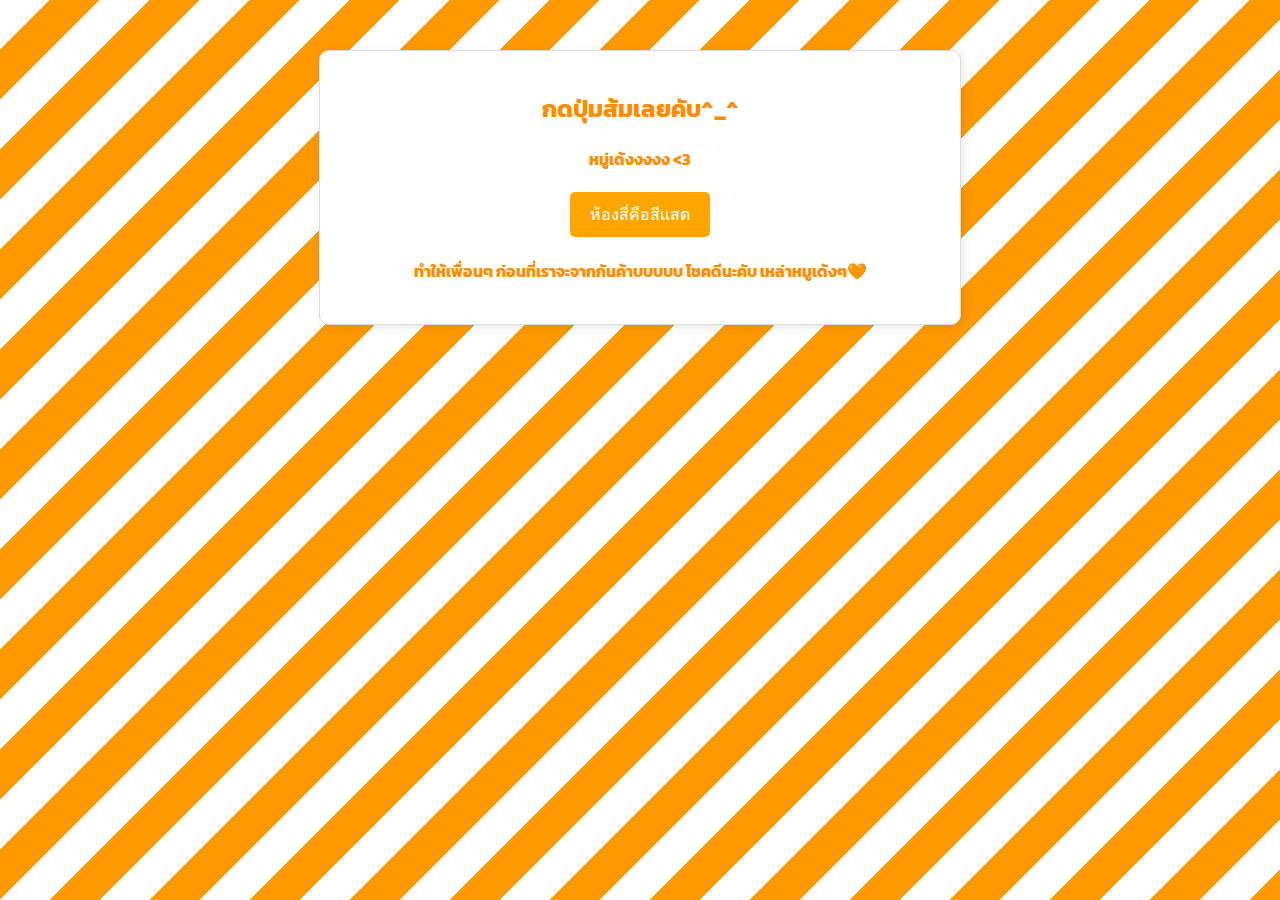
<file: index.html>
<!DOCTYPE html>
<html lang="en">
    <meta charset="UTF-8">
    <meta name="viewport" content="width=device-width, initial-scale=1.0">
    <title>วันปัจฉิม</title>
    
    <link rel="stylesheet" href="main.css">

    <style>
        body { font-family: Arial, sans-serif; text-align: center; margin: 50px; }
        .container { max-width: 600px; margin: auto; padding: 20px; border: 1px solid #ddd; border-radius: 10px; box-shadow: 2px 2px 10px rgba(0,0,0,0.1); }
        img { width: 100%; border-radius: 10px; }
        </style>

<head>
    <link href="https://fonts.googleapis.com/css2?family=Kanit:ital,wght@0,100;0,200;0,300;0,400;0,500;0,600;0,700;0,800;0,900;1,100;1,200;1,300;1,400;1,500;1,600;1,700;1,800;1,900&family=Noto+Sans+Thai:wght@100..900&display=swap" rel="stylesheet">
</head>
<body>
    <div class="container">
        <h2>กดปุ่มส้มเลยคับ^_^</h2>
        <h4>หมู่เด้งงงงง <3</h4>
        <button id="start">ห้องสี่คือสีแสด</button>
        <h4>ทำให้เพื่อนๆ ก่อนที่เราจะจากกันค้าบบบบบ โชคดีนะคับ เหล่าหมูเด้งๆ🧡 </h4>
    </div>    
    

    <script src="script.js"></script>  
</body>
</html>
</file>
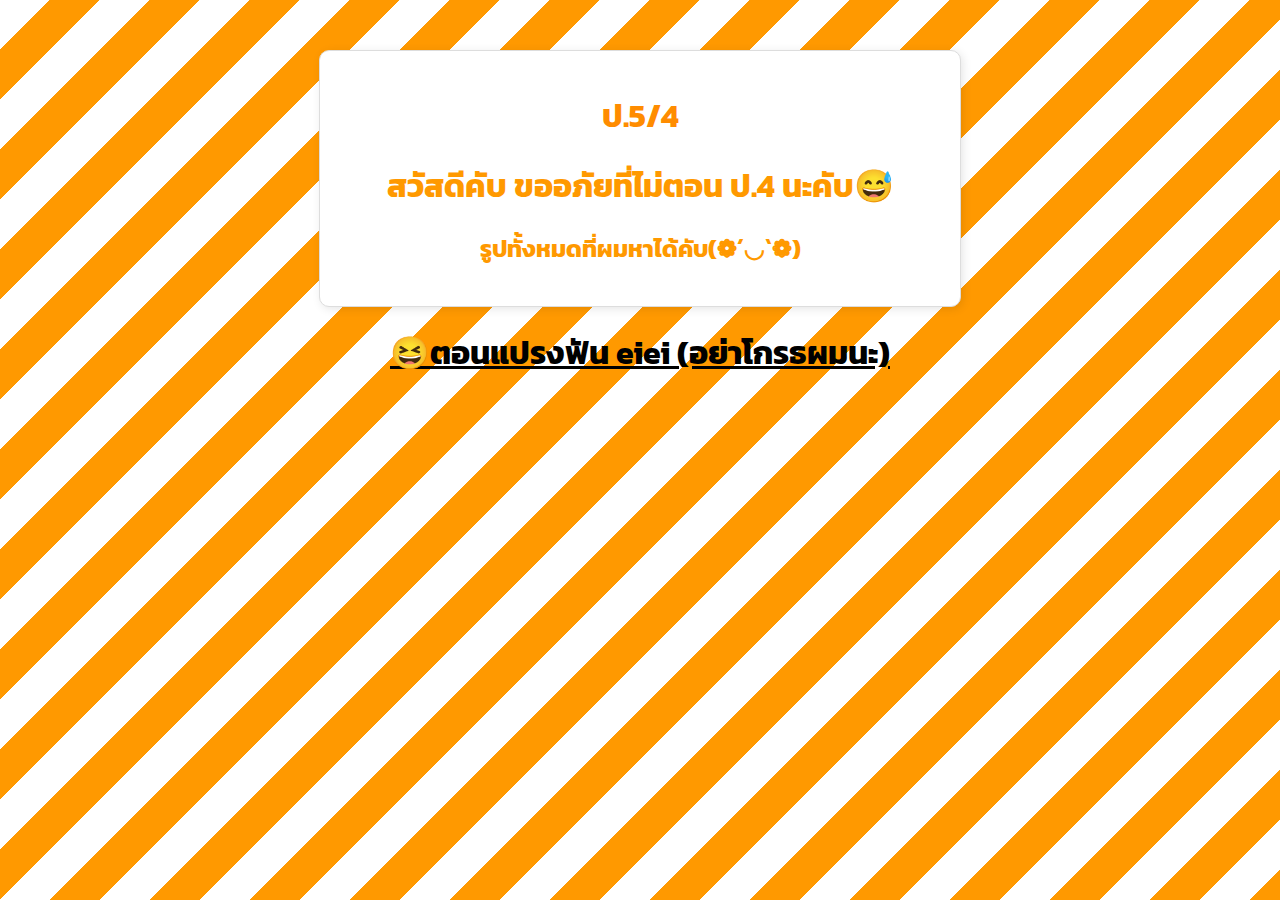
<file: about.html>
<!DOCTYPE html>
<html lang="en">
<head>
    <meta charset="UTF-8">
    <meta name="viewport" content="width=device-width, initial-scale=1.0">
    <title>ตอนป.5/4</title>
    
    <link rel="stylesheet" href="about.css">

    <style>
        body { font-family: Arial, sans-serif; text-align: center; margin: 50px; }
        .container { max-width: 600px; margin: auto; padding: 20px; border: 1px solid #ddd; border-radius: 10px; box-shadow: 2px 2px 10px rgba(0,0,0,0.1); }
        img { width: 100%; border-radius: 10px; }
        </style>  

<head>
    <link href="https://fonts.googleapis.com/css2?family=Kanit:ital,wght@0,100;0,200;0,300;0,400;0,500;0,600;0,700;0,800;0,900;1,100;1,200;1,300;1,400;1,500;1,600;1,700;1,800;1,900&family=Noto+Sans+Thai:wght@100..900&display=swap" rel="stylesheet">
</head>
<body>
    <div class="container">
        <h1 style="color: #ff8c00;">  ป.5/4</h1>
        <h1>สวัสดีคับ ขออภัยที่ไม่ตอน ป.4 นะคับ😅</h1>
        <h2>รูปทั้งหมดที่ผมหาได้คับ(❁´◡`❁)</h2>
    </div>

    <head>
        <link href="https://fonts.googleapis.com/css2?family=Kanit:ital,wght@0,100;0,200;0,300;0,400;0,500;0,600;0,700;0,800;0,900;1,100;1,200;1,300;1,400;1,500;1,600;1,700;1,800;1,900&family=Noto+Sans+Thai:wght@100..900&display=swap" rel="stylesheet">
    </head>
<body>
    <h1 style="color: #000000;"><u>😆ตอนแปรงฟัน eiei (อย่าโกรธผมนะ)</u></h1>
  
</body>
</html>
</file>
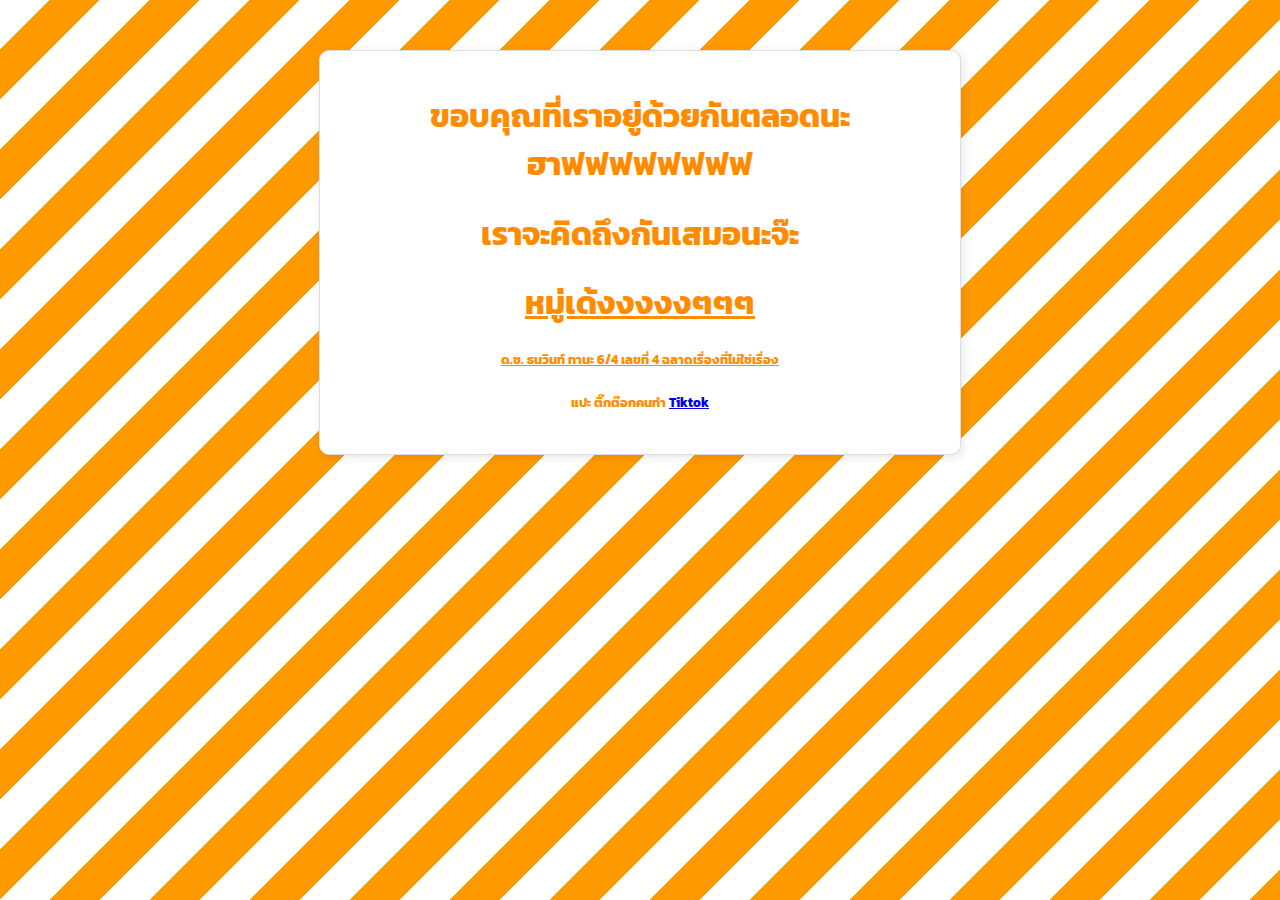
<file: end.html>
<!DOCTYPE html>
<html lang="en">
<head>
    <meta charset="UTF-8">
    <meta name="viewport" content="width=device-width, initial-scale=1.0">
    <title>ขอบคุณ</title>

    <link rel="stylesheet" href="end.css">

    <style>
        body { font-family: Arial, sans-serif; text-align: center; margin: 50px; }
        .container { max-width: 600px; margin: auto; padding: 20px; border: 1px solid #ddd; border-radius: 10px; box-shadow: 2px 2px 10px rgba(0,0,0,0.1); }
        img { width: 100%; border-radius: 10px; }
        </style>

<head>
    <link href="https://fonts.googleapis.com/css2?family=Kanit:ital,wght@0,100;0,200;0,300;0,400;0,500;0,600;0,700;0,800;0,900;1,100;1,200;1,300;1,400;1,500;1,600;1,700;1,800;1,900&family=Noto+Sans+Thai:wght@100..900&display=swap" rel="stylesheet">
</head>
<body>
    <div class="container">
        <h1>ขอบคุณที่เราอยู่ด้วยกันตลอดนะฮาฟฟฟฟฟฟฟฟ</h1>
        <h1>เราจะคิดถึงกันเสมอนะจ๊ะ</h1>
        <h1><u>หมู่เด้งงงงงๆๆๆ</u></h1>
        <h5><u>ด.ช. ธนวินท์ ทานะ 6/4 เลขที่ 4 ฉลาดเรื่องที่ไม่ใช่เรื่อง</u></h5>

        <h5>แปะ ติ๊กต๊อกคนทำ
            <a href="https://www.tiktok.com/@.after233?is_from_webapp=1&sender_device=pc&web_id694682e-3b3b-4b7b-8b7b-3b3b4b7b8b7b">Tiktok</a>
            
        </h5>

   
    </div>    
    
</body>
</html>
</file>
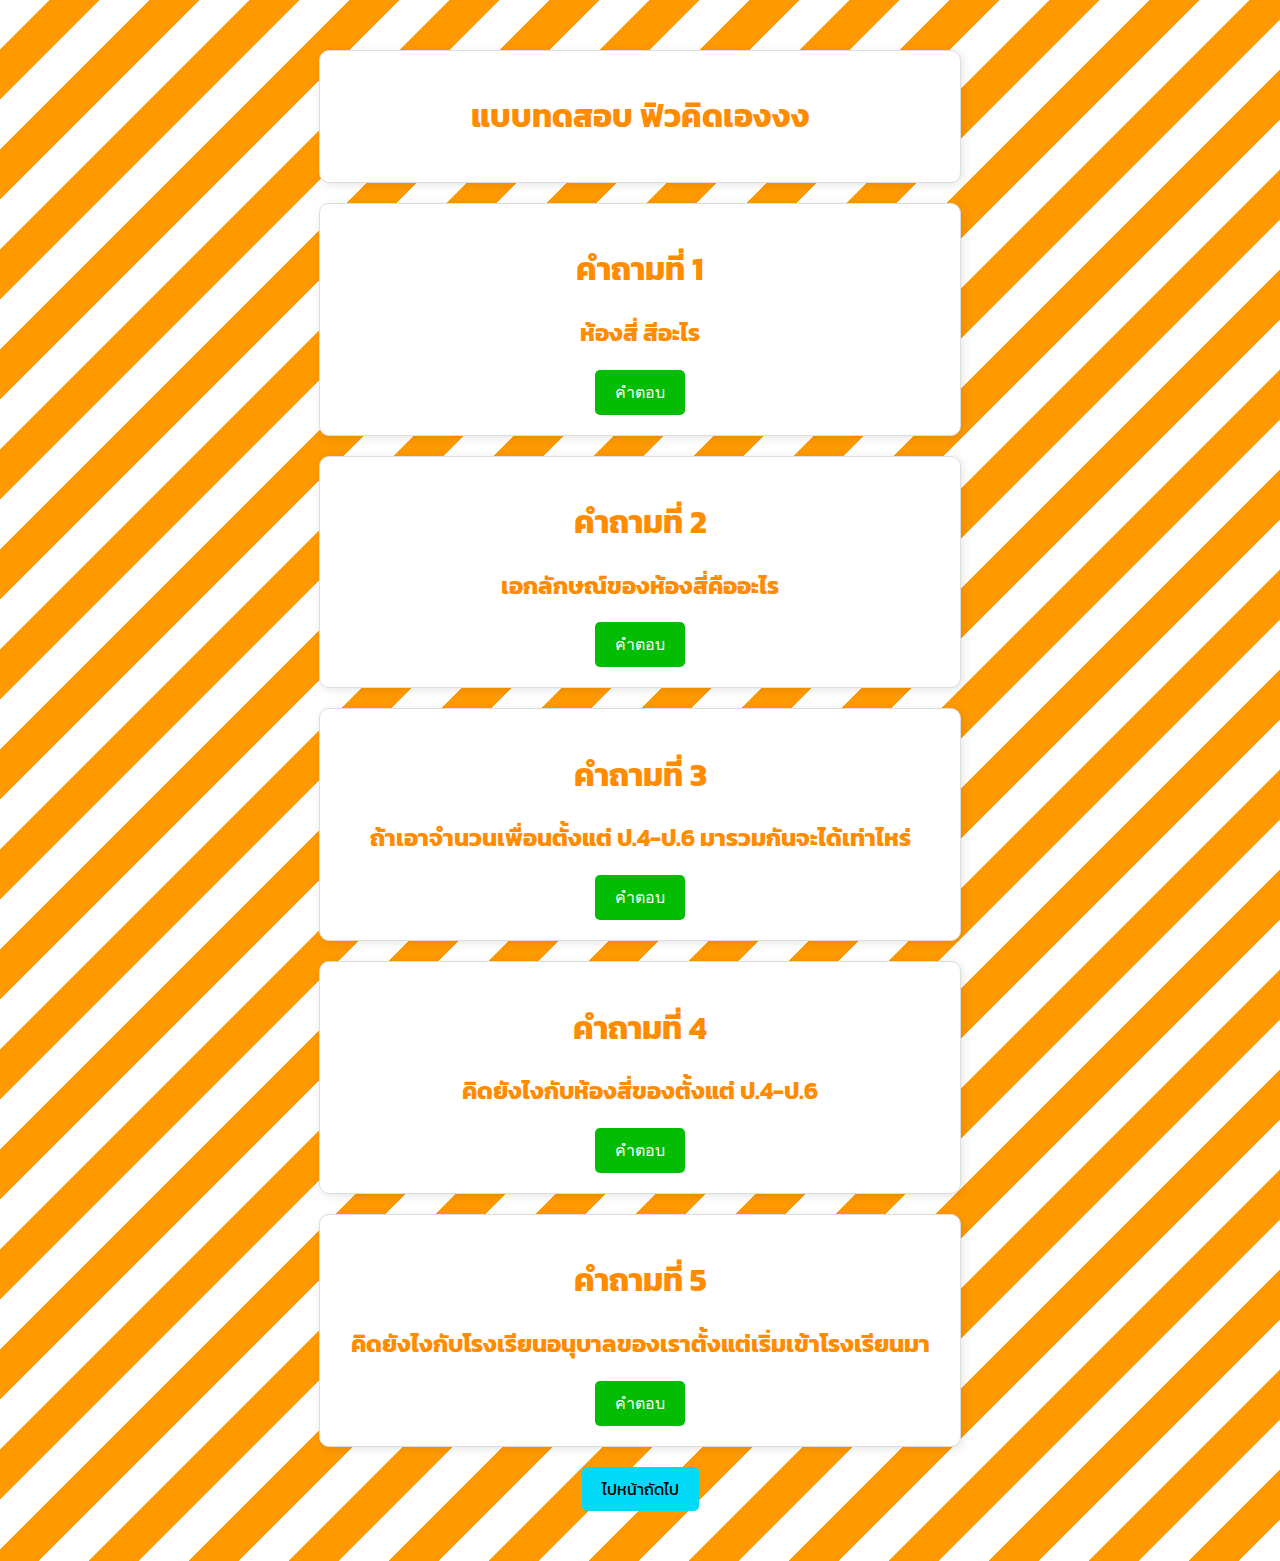
<file: test.html>
<!DOCTYPE html>
<html lang="en">

    <meta charset="UTF-8">
    <meta name="viewport" content="width=device-width, initial-scale=1.0">
    <title>ทดสอบ</title>
    <link rel="stylesheet" href="test.css">
    <script src="test.js"></script>


<style>
        /* ตกแต่งช่องใส่ข้อความ */
        input[type="text"] {
            width: 85%; /* ขยายให้กว้างเต็มพื้นที่ */
            padding: 10px; /* เพิ่มระยะห่างภายใน */
            font-size: 16px; /* ขนาดตัวอักษร */
            border-radius: 10px; /* มุมโค้ง */
            border: 2px solid #3498db; /* กำหนดสีขอบ */
            outline: none; /* ลบเส้นขอบเมื่อคลิก */
            transition: border-color 0.3s; /* เพิ่มเอฟเฟกต์เมื่อโฟกัส */
        }

        /* เมื่อช่องใส่ข้อความได้รับการโฟกัส */
        input[type="text"]:focus {
            border-color: #2ecc71; /* เปลี่ยนสีขอบเมื่อโฟกัส */
        }

        /* ตกแต่ง placeholder */
        input[type="text"]::placeholder {
            color: #888; /* สีของข้อความ placeholder */
            font-style: italic; /* ทำให้ข้อความ placeholder เอียง */
        }
    </style>

<style>
    .input-box {
        margin-top: 10px;
    }
</style>

    <style>
        body { font-family: Arial, sans-serif; text-align: center; margin: 50px; }
        .container { max-width: 600px; margin: auto; padding: 20px; border: 1px solid #ddd; border-radius: 10px; box-shadow: 2px 2px 10px rgba(0,0,0,0.1);
        margin-bottom: 20px; }
        img { width: 100%; border-radius: 10px; }
        </style>

<style>
    body { font-family: Arial, sans-serif; text-align: center; margin: 50px; }
    .container2 { max-width: 600px; margin: auto; padding: 20px; border: 1px solid #ddd; border-radius: 10px; box-shadow: 2px 2px 10px rgba(0,0,0,0.1);
    margin-bottom: 20px; }
    img { width: 100%; border-radius: 10px; }
    </style>

<style>
    body { font-family: Arial, sans-serif; text-align: center; margin: 50px; }
    .container3 { max-width: 600px; margin: auto; padding: 20px; border: 1px solid #ddd; border-radius: 10px; box-shadow: 2px 2px 10px rgba(0,0,0,0.1);
    margin-bottom: 20px; }
    img { width: 100%; border-radius: 10px; }
    </style>

<style>
    body { font-family: Arial, sans-serif; text-align: center; margin: 50px; }
    .container4 { max-width: 600px; margin: auto; padding: 20px; border: 1px solid #ddd; border-radius: 10px; box-shadow: 2px 2px 10px rgba(0,0,0,0.1);
    margin-bottom: 20px; }
    img { width: 100%; border-radius: 10px; }
    </style>
    <style>
        body { font-family: Arial, sans-serif; text-align: center; margin: 50px; }
        .container5 { max-width: 600px; margin: auto; padding: 20px; border: 1px solid #ddd; border-radius: 10px; box-shadow: 2px 2px 10px rgba(0,0,0,0.1);
        margin-bottom: 20px; }
        img { width: 100%; border-radius: 10px; }
        </style>
        
        
        
  



  <head>
    <link href="https://fonts.googleapis.com/css2?family=Kanit:ital,wght@0,100;0,200;0,300;0,400;0,500;0,600;0,700;0,800;0,900;1,100;1,200;1,300;1,400;1,500;1,600;1,700;1,800;1,900&family=Noto+Sans+Thai:wght@100..900&display=swap" rel="stylesheet">
</head>
<body>
    <div class="container">
        <h1>แบบทดสอบ ฟิวคิดเองงง</h1>
    </div>
    
    <div class="container">
        <h1>คำถามที่ 1</h1>

        <h2>ห้องสี่ สีอะไร</h2>
    <button id="answer" onclick="addInput()">คำตอบ</button>
    
    <div id="input-container"></div>


<script>
    function addInput() {
        // สร้าง input element
        var newInput = document.createElement("input");
        newInput.type = "text";
        newInput.placeholder = "ใส่คำตอบ";

        // หาตำแหน่งของ div ที่จะใส่ input
        var container = document.getElementById("input-container");

        // เพิ่ม input เข้าไปใน div
        container.appendChild(newInput);
        document.getElementById("answer").style.display = "none";

    }
</script>
</div>

<div class="container2">
    <h1>คำถามที่ 2</h1>

    <h2>เอกลักษณ์ของห้องสี่คืออะไร</h2>
<button id="answer2" onclick="addInput2()">คำตอบ</button>

<div id="input-container2"></div>

<script>
    
    function addInput2() {
        // สร้าง input element
        var newInput2 = document.createElement("input");
        newInput2.type = "text";
        newInput2.placeholder = "ใส่คำตอบ";

        // หาตำแหน่งของ div ที่จะใส่ input
        var container2 = document.getElementById("input-container2");

        // เพิ่ม input เข้าไปใน div
        container2.appendChild(newInput2);
        document.getElementById("answer2").style.display = "none";

    }
</script>
</div>

<div class="container3">
    <h1>คำถามที่ 3</h1>

    <h2>ถ้าเอาจำนวนเพื่อนตั้งแต่ ป.4-ป.6 มารวมกันจะได้เท่าไหร่</h2>
<button id="answer3" onclick="addInput3()">คำตอบ</button>

<div id="input-container3"></div>

<script>
    
    function addInput3() {
        // สร้าง input element
        var newInput3 = document.createElement("input");
        newInput3.type = "text";
        newInput3.placeholder = "ใส่คำตอบ";

        // หาตำแหน่งของ div ที่จะใส่ input
        var container3 = document.getElementById("input-container3");

        // เพิ่ม input เข้าไปใน div
        container3.appendChild(newInput3);
        document.getElementById("answer3").style.display = "none";

    }
</script>
</div>

<div class="container4">
    <h1>คำถามที่ 4</h1>

    <h2>คิดยังไงกับห้องสี่ของตั้งแต่ ป.4-ป.6</h2>
<button id="answer4" onclick="addInput4()">คำตอบ</button>

<div id="input-container4"></div>

<script>
    
    function addInput4() {
        // สร้าง input element
        var newInput4 = document.createElement("input");
        newInput4.type = "text";
        newInput4.placeholder = "ใส่คำตอบ";

        // หาตำแหน่งของ div ที่จะใส่ input
        var container4 = document.getElementById("input-container4");

        // เพิ่ม input เข้าไปใน div
        container4.appendChild(newInput4);
        document.getElementById("answer4").style.display = "none";

    }
</script>
</div>

<div class="container5">
    <h1>คำถามที่ 5</h1>

    <h2>คิดยังไงกับโรงเรียนอนุบาลของเราตั้งแต่เริ่มเข้าโรงเรียนมา</h2>
<button id="answer5" onclick="addInput5()">คำตอบ</button>

<div id="input-container5"></div>

<script>
    
    function addInput5() {
        // สร้าง input element
        var newInput5 = document.createElement("input");
        newInput5.type = "text";
        newInput5.placeholder = "ใส่คำตอบ";

        // หาตำแหน่งของ div ที่จะใส่ input
        var container5 = document.getElementById("input-container5");

        // เพิ่ม input เข้าไปใน div
        container5.appendChild(newInput5);
        document.getElementById("answer5").style.display = "none";

    }
</script>
</div>

<head>
    <link href="https://fonts.googleapis.com/css2?family=Kanit:ital,wght@0,100;0,200;0,300;0,400;0,500;0,600;0,700;0,800;0,900;1,100;1,200;1,300;1,400;1,500;1,600;1,700;1,800;1,900&family=Noto+Sans+Thai:wght@100..900&display=swap" rel="stylesheet">
</head>
<body>

<button id="send" onclick="window.location.href='end.html'">ไปหน้าถัดไป</button>


</body>
</html>
</file>
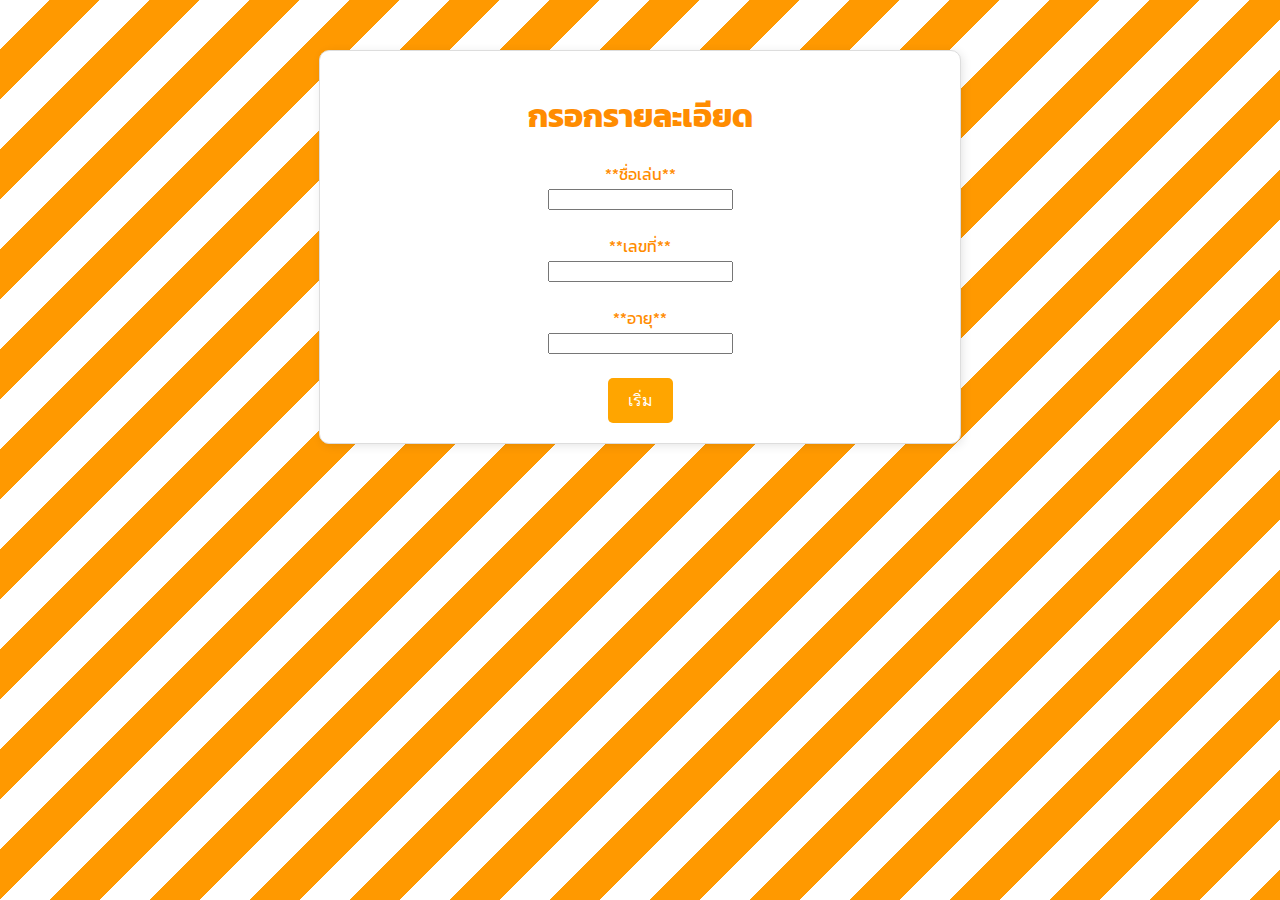
<file: yourself.html>
<!DOCTYPE html>
<html lang="en">
<head>
    <meta charset="UTF-8">
    <meta name="viewport" content="width=device-width, initial-scale=1.0">
    <title>กรอกรายละเอียด</title>
    <link rel="stylesheet" href="yourself.css">

    
    

    <style>
        body { font-family: Arial, sans-serif; text-align: center; margin: 50px; }
        .container { max-width: 600px; margin: auto; padding: 20px; border: 1px solid #ddd; border-radius: 10px; box-shadow: 2px 2px 10px rgba(0,0,0,0.1); }
        img { width: 100%; border-radius: 10px; }
        </style>

<head>
    <link href="https://fonts.googleapis.com/css2?family=Kanit:ital,wght@0,100;0,200;0,300;0,400;0,500;0,600;0,700;0,800;0,900;1,100;1,200;1,300;1,400;1,500;1,600;1,700;1,800;1,900&family=Noto+Sans+Thai:wght@100..900&display=swap" rel="stylesheet">
</head>
<body>
    <div class="container">
        <h1>กรอกรายละเอียด</h1>

            <label for="name">**ชื่อเล่น**</label><br>
            <input type="text" id="name" name="name" required><br><br>
            <label for="number">**เลขที่**</label><br>    
            <input type="number" id="number" name="number" required><br><br>
            <label for="age">**อายุ**</label><br>
            <input type="number" required><br><br>

            <button id="go" onclick="location.href='test.html'">เริ่ม</button>
            
    </div>
    
</body>
</html>

<script src="yourself.js"></script
</file>
<file: main.css>
#start {
    background-color: orange;
    color: white;
    padding: 10px 20px;
    border: none;
    border-radius: 5px;
    cursor: pointer;
    font-size: 16px;
}

#start:hover {
    background-color: #ff8c00;
}

#start:active {
    background-color: #bd6904;
}

.container {
    color: #ff8c00;
    font-family: "Arial", sans-serif;
}

body {
    .container {
        background-color: #ffffff;
    }
    background: linear-gradient(135deg, #ffffff 25%, #ff9900 25%, #ff9900 50%, #ffffff 50%, #ffffff 75%, #ff9900 75%);
    background-size: 100px 100px; /* ปรับขนาดลาย */
}

.container {
    font-family: 'Kanit', sans-serif;
}
</file>
<file: about.css>
body {

    .container {
        background-color: #ffffff;
    }
    background-color: #ffffff;
    background: linear-gradient(135deg, #ffffff 25%, #ff9900 25%, #ff9900 50%, #ffffff 50%, #ffffff 75%, #ff9900 75%);
    background-size: 100px 100px;
}
.container {
    color: #ff9900;
    font-family: 'Kanit', sans-serif;
}
h1 {
    font-family: 'Kanit', sans-serif;
}
</file>
<file: end.css>
.container {
    color: #ff8c00;
    font-family: 'Kanit', sans-serif;
}

body {

    .container {
        background-color: #ffffff;
    }
    background-color: #ffffff;
    background: linear-gradient(135deg, #ffffff 25%, #ff9900 25%, #ff9900 50%, #ffffff 50%, #ffffff 75%, #ff9900 75%);
    background-size: 100px 100px;
}
</file>
<file: test.css>
.container {
    color: #ff8c00;
    font-family: 'Kanit', sans-serif;
}

body {
    .container {
        background-color: #ffffff;
    }
    background: linear-gradient(135deg, #ffffff 25%, #ff9900 25%, #ff9900 50%, #ffffff 50%, #ffffff 75%, #ff9900 75%);
    background-size: 100px 100px; /* ปรับขนาดลาย */
}
#start {
    background-color: #03bd03;
    color: white;
    padding: 10px 20px;
    border: none;
    border-radius: 5px;
    cursor: pointer;
    font-size: 16px;
}
#start:hover {
    background-color: #028e02;
}
#start:active {
    background-color: #027702;
}

#answer {
    background-color: #03bd03;
    color: white;
    padding: 10px 20px;
    border: none;
    border-radius: 5px;
    cursor: pointer;
    font-size: 16px;
}

#answer:hover {
    background-color: #028e02;
}

#answer:active {
    background-color: #027702;
}

.container2 {
    color: #ff8c00;
    font-family: 'Kanit', sans-serif;
}

body {
    .container2 {
        background-color: #ffffff;
    }
    background: linear-gradient(135deg, #ffffff 25%, #ff9900 25%, #ff9900 50%, #ffffff 50%, #ffffff 75%, #ff9900 75%);
    background-size: 100px 100px; /* ปรับขนาดลาย */
}

.container3 {
    color: #ff8c00;
    font-family: 'Kanit', sans-serif;
}

body {
    .container3 {
        background-color: #ffffff;
    }
    background: linear-gradient(135deg, #ffffff 25%, #ff9900 25%, #ff9900 50%, #ffffff 50%, #ffffff 75%, #ff9900 75%);
    background-size: 100px 100px; /* ปรับขนาดลาย */
}


body {
    .container4 {
        background-color: #ffffff;
    }
    background: linear-gradient(135deg, #ffffff 25%, #ff9900 25%, #ff9900 50%, #ffffff 50%, #ffffff 75%, #ff9900 75%);
    background-size: 100px 100px; /* ปรับขนาดลาย */
}

.container4 {
    color: #ff8c00;
    font-family: 'Kanit', sans-serif;
}

body {
    .container5 {
        background-color: #ffffff;
    }
    background: linear-gradient(135deg, #ffffff 25%, #ff9900 25%, #ff9900 50%, #ffffff 50%, #ffffff 75%, #ff9900 75%);
    background-size: 100px 100px; /* ปรับขนาดลาย */
}

.container5 {
    color: #ff8c00;
    font-family: 'Kanit', sans-serif;
}

#answer2 {
    background-color: #03bd03;
    color: white;
    padding: 10px 20px;
    border: none;
    border-radius: 5px;
    cursor: pointer;
    font-size: 16px;
}

#answer2:hover {
    background-color: #028e02;
}

#answer2:active {
    background-color: #027702;
}

#answer3 {
    background-color: #03bd03;
    color: white;
    padding: 10px 20px;
    border: none;
    border-radius: 5px;
    cursor: pointer;
    font-size: 16px;
}

#answer3:hover {
    background-color: #028e02;
}

#answer3:active {
    background-color: #027702;
}

#answer4 {
    background-color: #03bd03;
    color: white;
    padding: 10px 20px;
    border: none;
    border-radius: 5px;
    cursor: pointer;
    font-size: 16px;
}

#answer4:hover {
    background-color: #028e02;
}

#answer4:active {
    background-color: #027702;
}

#answer5 {
    background-color: #03bd03;
    color: white;
    padding: 10px 20px;
    border: none;
    border-radius: 5px;
    cursor: pointer;
    font-size: 16px;
}

#answer5:hover {
    background-color: #028e02;
}

#answer5:active {
    background-color: #027702;
}

#send {
    color: #ff8c00;
    font-family: 'Kanit', sans-serif;
    background-color: #02dbf7;
    color: rgb(0, 0, 0);
    padding: 10px 20px;
    border: none;
    border-radius: 5px;
    cursor: pointer;
    font-size: 16px;
}
</file>
<file: yourself.css>
.container {
    color: #ff8c00;
    font-family: 'Kanit', sans-serif;
}

body {

    .container {
        background-color: #ffffff;
    }
    background-color: #ffffff;
    background: linear-gradient(135deg, #ffffff 25%, #ff9900 25%, #ff9900 50%, #ffffff 50%, #ffffff 75%, #ff9900 75%);
    background-size: 100px 100px;
}

#go {
    background-color: orange;
    color: white;
    padding: 10px 20px;
    border: none;
    border-radius: 5px;
    cursor: pointer;
    font-size: 16px;
}
#go:hover {
    background-color: #ff8c00;
}

#go:active {
    background-color: #bd6904;
}
</file>
